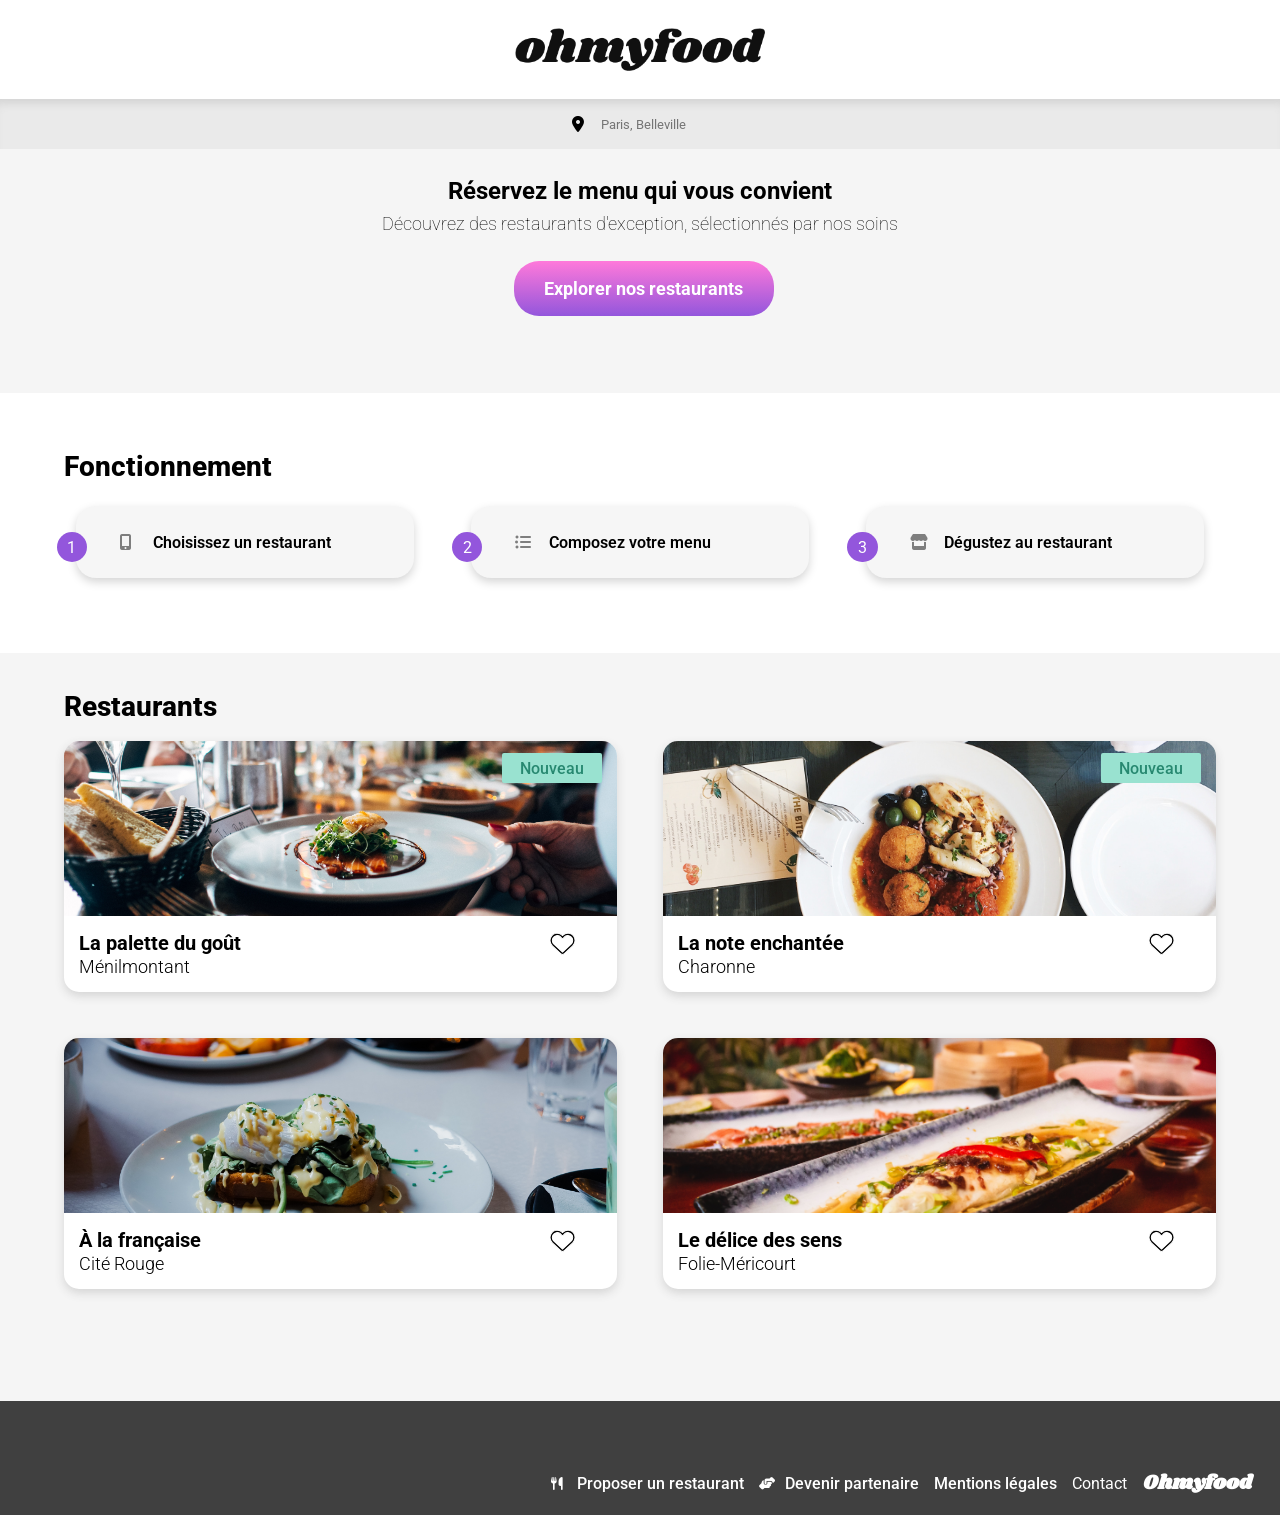
<file: index.html>
<!DOCTYPE html>
<html lang="fr">
<head>
    <meta charset="UTF-8">
    <meta name="viewport" content="width=device-width, initial-scale=1.0">
    <title>Acceuil-Ohmyfood</title>
    <link rel="stylesheet" href="Sass/Style.css">
    <link rel="stylesheet" href="https://cdnjs.cloudflare.com/ajax/libs/font-awesome/6.2.1/css/all.min.css"
        integrity="sha512-MV7K8+y+gLIBoVD59lQIYicR65iaqukzvf/nwasF0nqhPay5w/9lJmVM2hMDcnK1OnMGCdVK+iQrJ7lzPJQd1w=="
        crossorigin="anonymous" referrerpolicy="no-referrer" />
        <link rel="preconnect" href="https://fonts.googleapis.com">
        <link rel="preconnect" href="https://fonts.gstatic.com" crossorigin>
        <link href="https://fonts.googleapis.com/css2?family=Roboto:ital,wght@0,300;0,400;1,300&family=Shrikhand&display=swap" rel="stylesheet">

</head>


<body class="body">

<!--****LOADER****-->    
    <div class="loader-container">
        <div class="loader">            
        </div>
        <div class="loader__border">           
        </div>
        <div class="loader__design">            
        </div>
        <div class="loader__design__shrimp">
            <i class="fa-solid fa-shrimp"></i>                
        </div>
    </div>
    
<!--****HOMEPAGE****-->
    <header class="header">
        <img class="header__logo" src="Images/images/logo/ohmyfood.png" alt="logo">
    </header>
    <main>
        <div class="gps">
            <div class="gps__icon">
                <i class="fa-solid fa-location-dot"></i>
            </div>
                <form class="gps__form" method="get">
                    <input class="gps__ville" type="search" placeholder="Paris, Belleville">
                    </form>
        </div>
        <section class="bouton">
            <h1 class="bouton__titre">Réservez le menu qui vous convient</h1>
            <p>Découvrez des restaurants d'exception, sélectionnés par nos soins</p>
            <button class="bouton__degrade" type="submit"><strong>Explorer nos restaurants</strong></button>
        </section>
        <section class="fonction">
            <h3 class="fonction__titre">Fonctionnement</h3>
            <div class="fonction__boutons">
                <div class="fonction__box">
                    <p class="fonction__box--numero">1</p>
                    <i class="fas fa-mobile-alt fonction__box--icon"></i>
                    <p class="fonction__box--soustitre">Choisissez un restaurant</p>
                </div>

                <div class="fonction__box">
                    <p class="fonction__box--numero">2</p>
                    <i class="fas fa-list-ul fonction__box--icon"></i>
                    <p class="fonction__box--soustitre">Composez votre menu</p>
                </div>

                <div class="fonction__box">
                    <p class="fonction__box--numero">3</p>
                    <i class="fas fa-store fonction__box--icon"></i>
                    <p class="fonction__box--soustitre">Dégustez au restaurant</p>
                </div>
            </div>
        </section>
        <section class="restaurant">
            <h3 class="restaurant__titre">Restaurants</h3>
            <div class="restaurant__bloc">
                <article class="restaurant__card">
                    <a href="./La-palette-du-gout.html">
                        <div class="restaurant__card--image">
                            <img src="Images/images/restaurants/jay-wennington-N_Y88TWmGwA-unsplash.jpg" alt="Palette du gout plat">
                            <div class="restaurant__card--image--nvx">
                                <p>Nouveau</p>
                            </div>
                        </div>
                        <div class="restaurant__card--inf">
                            <div class="restaurant__card--txt">
                                <h4>La palette du goût</h4>
                                <p>Ménilmontant</p>
                            </div>
                        </div>
                    </a>
                    <div class="restaurant__card--coeur">
                        <button type="submit" class="bouton__coeur"><i class="far fa-heart"></i></button>
                    </div>
                </article>

                <article class="restaurant__card">
                    <a href="./La-note-enchantée.html">
                        <div class="restaurant__card--image">
                            <img src="Images/images/restaurants/stil-u2Lp8tXIcjw-unsplash.jpg" alt="La note enchantée plat">
                            <div class="restaurant__card--image--nvx">
                                <p>Nouveau</p>
                            </div>
                        </div>
                        <div class="restaurant__card--inf">
                            <div class="restaurant__card--txt">
                                <h4>La note enchantée</h4>
                                <p>Charonne</p>
                            </div>
                        </div>
                    </a>
                    <div class="restaurant__card--coeur">
                        <button type="submit" class="bouton__coeur"><i class="far fa-heart"></i></button>
                    </div>
                </article>
                
                <article class="restaurant__card">
                    <a href="./À-la-française.html">
                        <div class="restaurant__card--image">
                            <img src="Images/images/restaurants/toa-heftiba-DQKerTsQwi0-unsplash.jpg" alt="A la francaise plat">
                        </div>
                        <div class="restaurant__card--inf">
                            <div class="restaurant__card--txt">
                                <h4>À la française</h4>
                                <p>Cité Rouge</p>
                            </div>
                        </div>
                    </a>
                    <div class="restaurant__card--coeur">
                        <button type="submit" class="bouton__coeur"><i class="far fa-heart"></i></button>
                    </div>
                </article>
                
                <article class="restaurant__card">
                    <a href="./Le-délice-des-sens.html">
                        <div class="restaurant__card--image">
                            <img src="Images/images/restaurants/louis-hansel-shotsoflouis-qNBGVyOCY8Q-unsplash.jpg" alt="Le delice de sens plat">
                        </div>
                        <div class="restaurant__card--inf">
                            <div class="restaurant__card--txt">
                                <h4>Le délice des sens</h4>
                                <p>Folie-Méricourt</p>
                            </div>
                        </div>
                    </a>
                    <div class="restaurant__card--coeur">
                        <button type="submit" class="bouton__coeur"><i class="far fa-heart"></i></button>
                    </div>
                </article>
                
            </div>
        </section>
    </main> 
    <footer class="footer">
            <h1 class="footer__logo">Ohmyfood</h1>
                <div class="footer__bloc">
                    <a href="#" class="footer__lien">
                        <i class="fas fa-utensils footer__lien--icon"></i>
                        <p>Proposer un restaurant</p>
                    </a>
                    <a href="#" class="footer__lien">
                        <i class="fas fa-hands-helping footer__lien--icon"></i>
                        <p>Devenir partenaire</p>
                    </a>
                    <a href="#" class="footer__lien">
                        <p>Mentions légales</p>
                    </a>
                    <a href="mailto:nom-nom@yummy.com">
                        <p>Contact</p>
                    </a>
                </div>
    </footer>
</body>
</html>
</file>
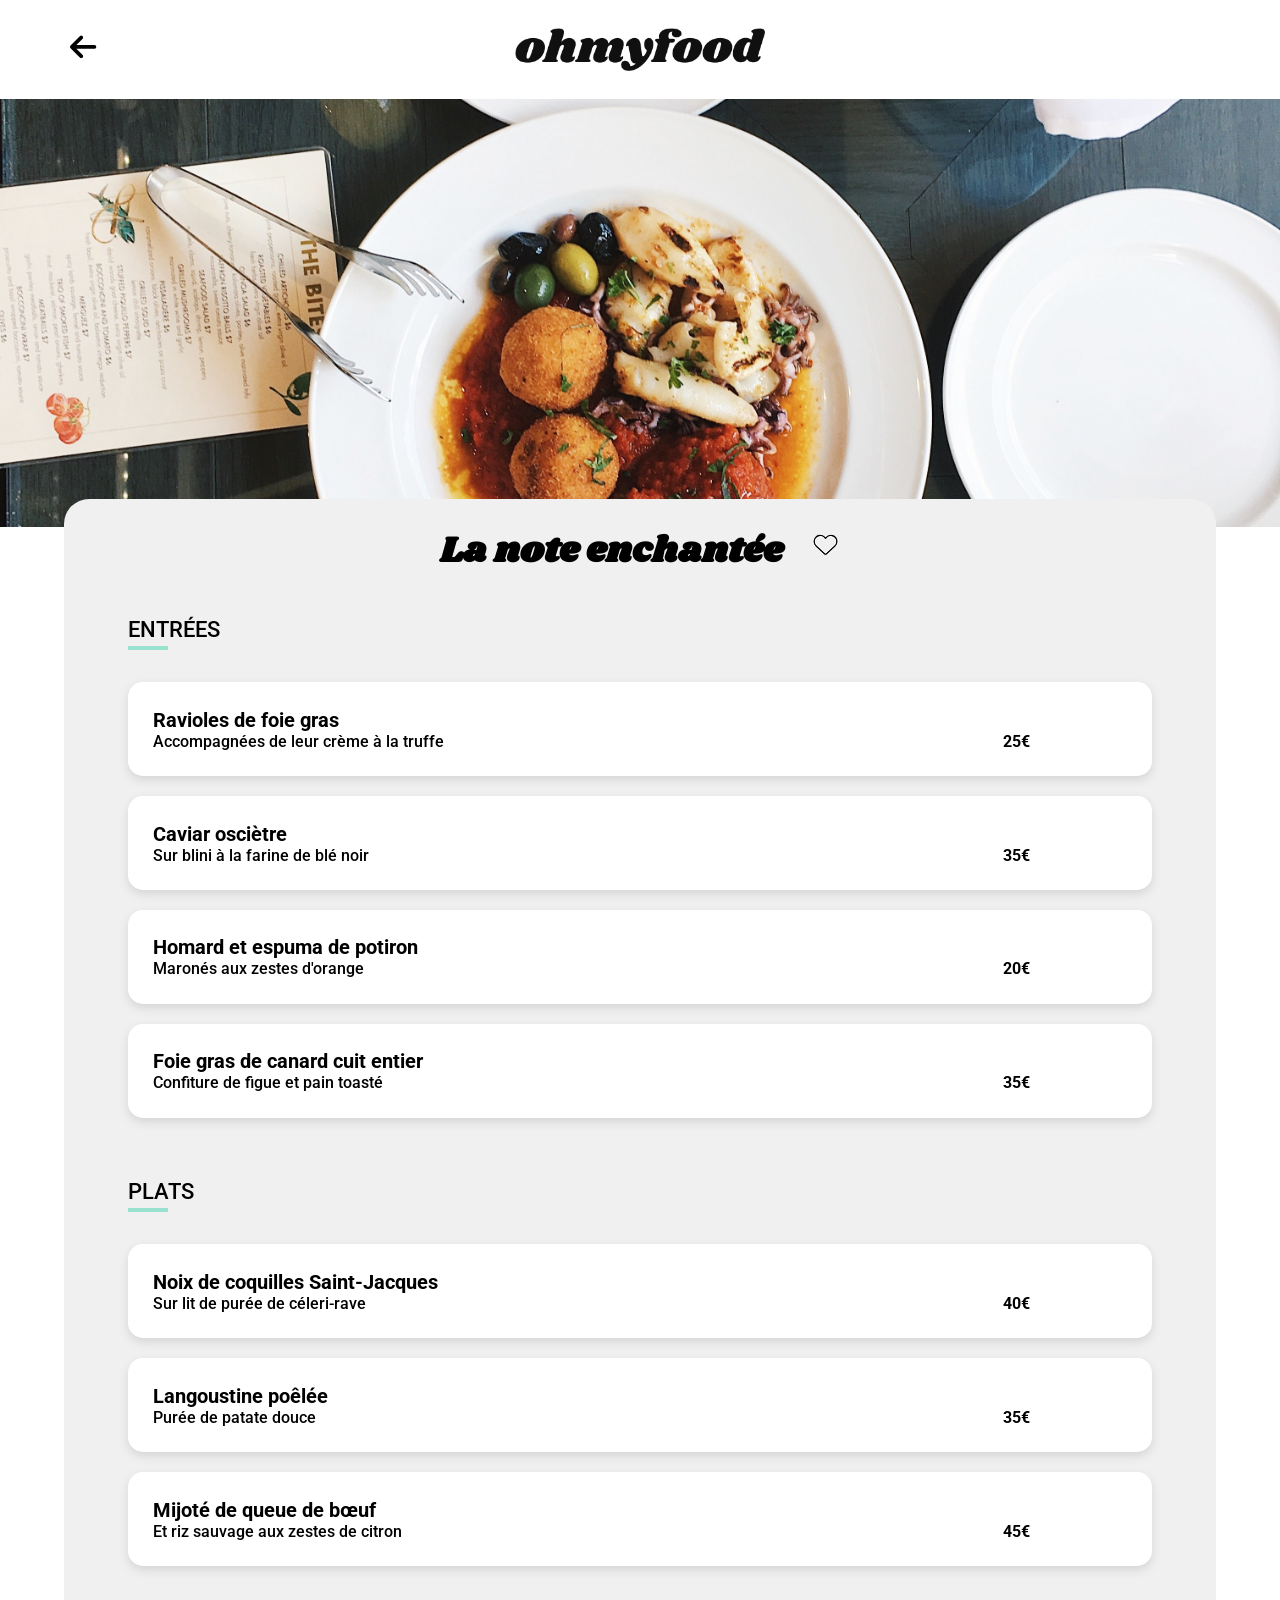
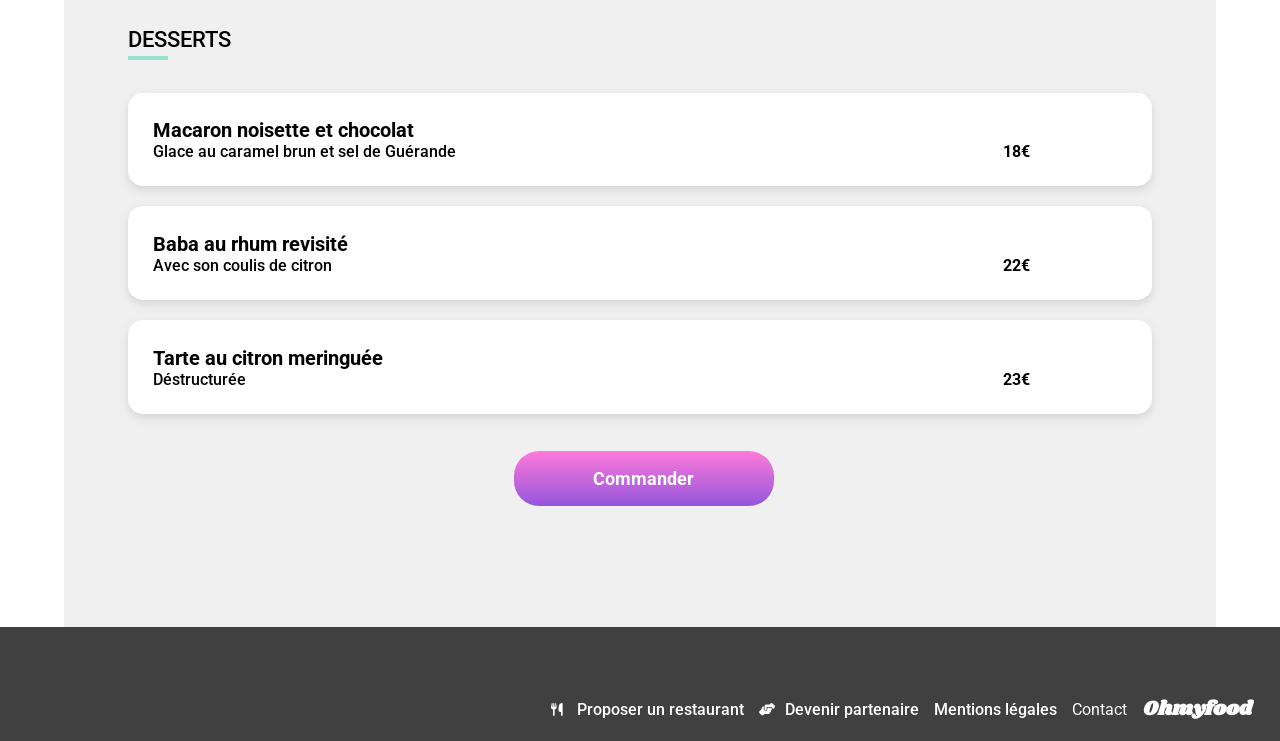
<file: La-note-enchantée.html>
<!DOCTYPE html>
<html lang="fr">
<head>
    <meta charset="UTF-8">
    <meta name="viewport" content="width=device-width, initial-scale=1.0">
    <title>La note enchantée</title>
    <link rel="stylesheet" href="Sass/Style.css">
    <link rel="stylesheet" href="https://cdnjs.cloudflare.com/ajax/libs/font-awesome/6.2.1/css/all.min.css"
        integrity="sha512-MV7K8+y+gLIBoVD59lQIYicR65iaqukzvf/nwasF0nqhPay5w/9lJmVM2hMDcnK1OnMGCdVK+iQrJ7lzPJQd1w=="
        crossorigin="anonymous" referrerpolicy="no-referrer" />
        <link rel="preconnect" href="https://fonts.googleapis.com">
        <link rel="preconnect" href="https://fonts.gstatic.com" crossorigin>
        <link href="https://fonts.googleapis.com/css2?family=Roboto:ital,wght@0,300;0,400;1,300&family=Shrikhand&display=swap" rel="stylesheet">
</head>
    
<body class="body">
    <header class="header">
        <a href="./index.html">
        <i class="fa-solid fa-arrow-left header__fleche"></i>    
        </a>
        
        <img class="header__logo" src="Images/images/logo/ohmyfood.png" alt="logo">
    </header>
<main>
    <section class="menu">
        <div class="menu__img">
            <img src="./Images/images/restaurants/stil-u2Lp8tXIcjw-unsplash.jpg" alt="photo la palette">
            </div>
            <div class="menu__page">
            <div class="menu__page__titre">
                <h2>La note enchantée</h2>
                <button type="submit" class="bouton__coeur"><i class="far fa-heart"></i></button>
            </div>
            <div class="menu__conteneur">
                <div class="menu__liste">
                    <h3 class="menu__titre__plat menu__titre__plat--deco">Entrées</h3>
                    <div class="menu__card">
                        <div class="menu__card__inf">
                            <div class="menu__card__desc">
                                <h4>Ravioles de foie gras</h4>
                                <p>Accompagnées de leur crème à la truffe</p>
                            </div>
                            <div class="menu__card__prix">
                                <p>25€</p>
                            </div>
                        </div>
                        <div class="menu__card__check">                            
                        </div>
                    </div>
                    <div class="menu__card">
                        <div class="menu__card__inf">
                            <div class="menu__card__desc">
                                <h4>Caviar osciètre</h4>
                                <p>Sur blini à la farine de blé noir</p>
                            </div>
                            <div class="menu__card__prix">
                                <p>35€</p>
                            </div>
                        </div> 
                        <div class="menu__card__check">                            
                        </div>                     
                    </div>
                    <div class="menu__card">
                        <div class="menu__card__inf">
                            <div class="menu__card__desc">
                                <h4>Homard et espuma de potiron</h4>
                                <p>Maronés aux zestes d'orange</p>
                            </div>
                            <div class="menu__card__prix">
                                <p>20€</p>
                            </div>
                        </div>
                        <div class="menu__card__check">                            
                        </div>                      
                    </div>
                    <div class="menu__card">
                        <div class="menu__card__inf">
                            <div class="menu__card__desc">
                                <h4>Foie gras de canard cuit entier</h4>
                                <p>Confiture de figue et pain toasté</p>
                            </div>
                            <div class="menu__card__prix">
                                <p>35€</p>
                            </div>
                        </div>
                        <div class="menu__card__check">                            
                        </div>                      
                    </div>
                </div>
                <div class="menu__liste">
                    <h3 class="menu__titre__plat">Plats</h3>
                    <div class="menu__card">
                        <div class="menu__card__inf">
                            <div class="menu__card__desc">
                                <h4>Noix de coquilles Saint-Jacques</h4>
                                <p>Sur lit de purée de céleri-rave</p>
                            </div>
                            <div class="menu__card__prix">
                                <p>40€</p>
                            </div>
                        </div> 
                        <div class="menu__card__check">                            
                        </div>                    
                    </div>
                    <div class="menu__card">
                        <div class="menu__card__inf">
                            <div class="menu__card__desc">
                                <h4>Langoustine poêlée</h4>
                                <p>Purée de patate douce</p>
                            </div>
                            <div class="menu__card__prix">
                                <p>35€</p>
                            </div>
                        </div>   
                        <div class="menu__card__check">                            
                        </div>                
                    </div>
                    <div class="menu__card">
                        <div class="menu__card__inf">
                            <div class="menu__card__desc">
                                <h4>Mijoté de queue de bœuf</h4>
                                <p>Et riz sauvage aux zestes de citron</p>
                            </div>
                            <div class="menu__card__prix">
                                <p>45€</p>
                            </div>
                        </div> 
                        <div class="menu__card__check">                            
                        </div>                    
                    </div>
                </div>
                <div class="menu__liste">
                    <h3 class="menu__titre__plat">Desserts</h3>
                    <div class="menu__card">
                        <div class="menu__card__inf">
                            <div class="menu__card__desc">
                                <h4>Macaron noisette et chocolat</h4>
                                <p>Glace au caramel brun et sel de Guérande</p>
                            </div>
                            <div class="menu__card__prix">
                                <p>18€</p>
                            </div>
                        </div>  
                        <div class="menu__card__check">                            
                        </div>                     
                    </div>
                    <div class="menu__card">
                        <div class="menu__card__inf">
                            <div class="menu__card__desc">
                                <h4>Baba au rhum revisité</h4>
                                <p>Avec son coulis de citron</p>
                            </div>
                            <div class="menu__card__prix">
                                <p>22€</p>
                            </div>
                        </div> 
                        <div class="menu__card__check">                            
                        </div>                   
                    </div>
                    <div class="menu__card">
                        <div class="menu__card__inf">
                            <div class="menu__card__desc">
                                <h4>Tarte au citron meringuée</h4>
                                <p>Déstructurée</p>
                            </div>
                            <div class="menu__card__prix">
                                <p>23€</p>
                            </div>
                        </div>
                        <div class="menu__card__check">                            
                        </div>                                      
                    </div>
                </div>
            </div>
            <div class="menu__commander">
                <button type="submit" class="bouton__degrade"><strong>Commander</strong></button>
            </div>
        </div>
    </section>
</main>
    <footer class="footer">
        <h1 class="footer__logo">Ohmyfood</h1>
        <div class="footer__bloc">
            <a href="#" class="footer__lien">
                <i class="fas fa-utensils footer__lien--icon"></i>
                <p>Proposer un restaurant</p>
            </a>
            <a href="#" class="footer__lien">
                <i class="fas fa-hands-helping footer__lien--icon"></i>
                <p>Devenir partenaire</p>
            </a>
            <a href="#" class="footer__lien">
                <p>Mentions légales</p>
            </a>
            <a href="mailto:nom-nom@yummy.com">
                <p>Contact</p>
            </a>
        </div>
    </footer>              
</body>
</html>
</file>
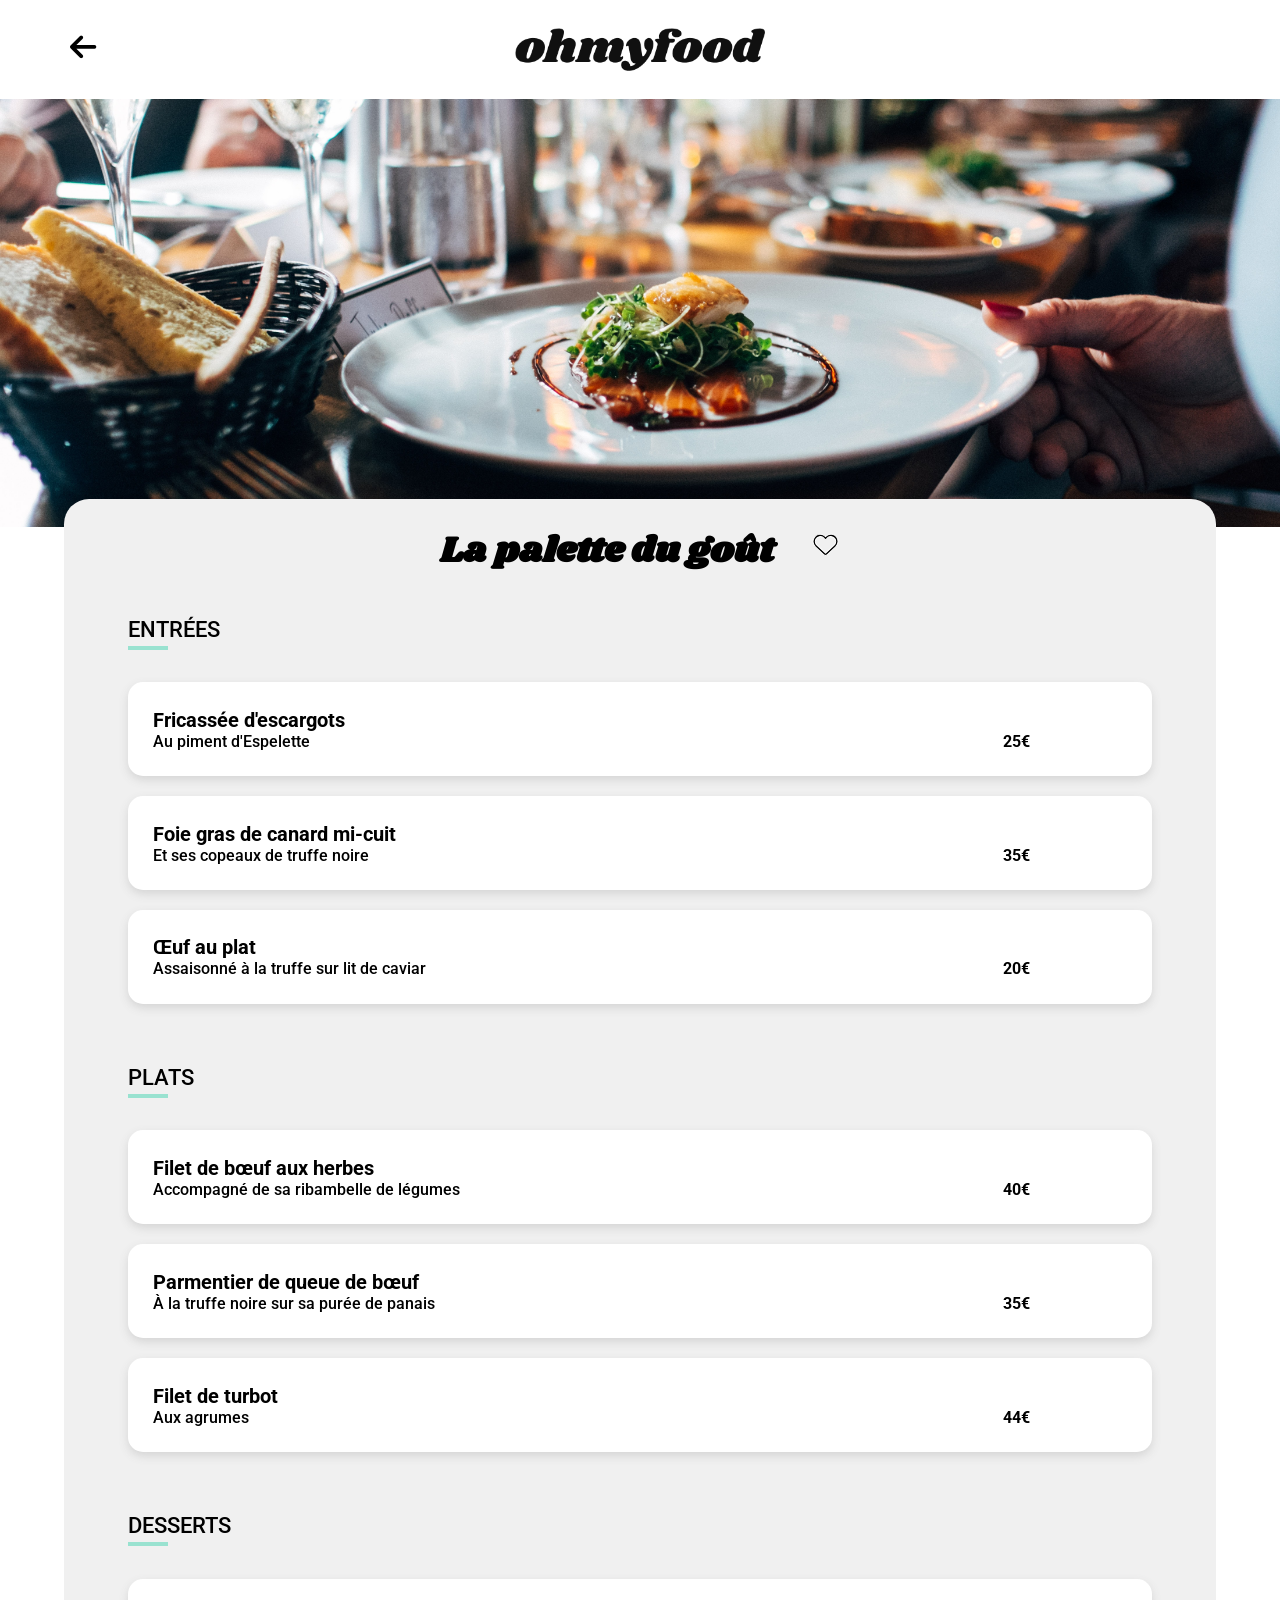
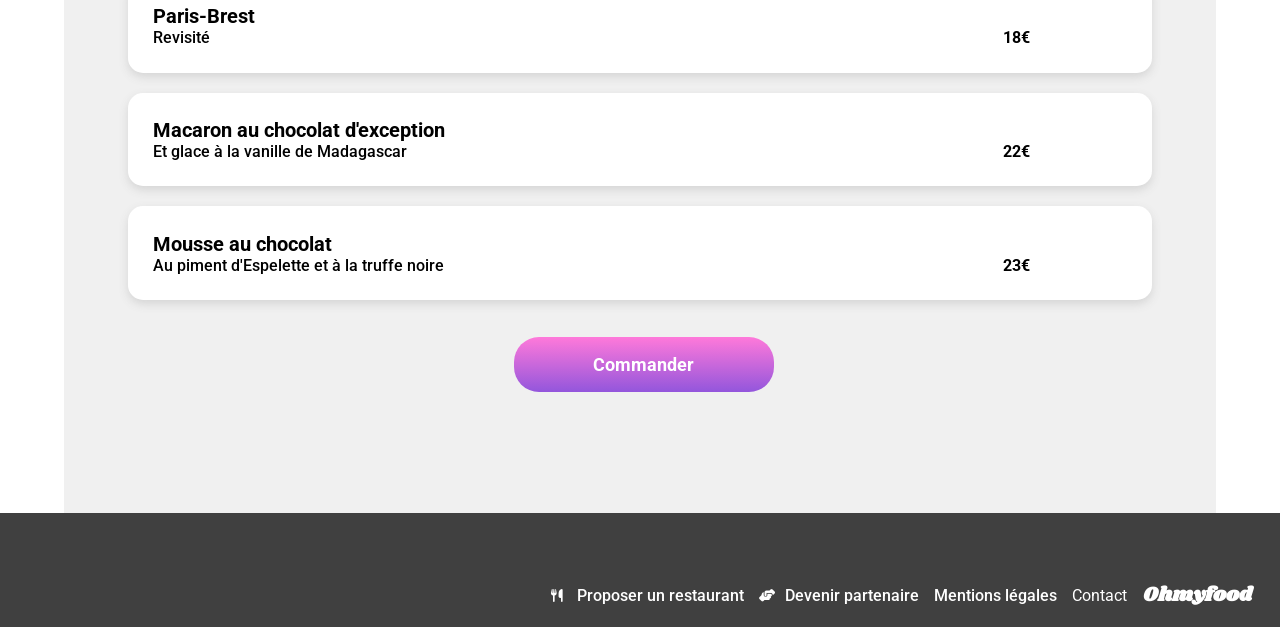
<file: La-palette-du-gout.html>
<!DOCTYPE html>
<html lang="fr">
<head>
    <meta charset="UTF-8">
    <meta name="viewport" content="width=device-width, initial-scale=1.0">
    <title>La palette du gout</title>
    <link rel="stylesheet" href="Sass/Style.css">
    <link rel="stylesheet" href="https://cdnjs.cloudflare.com/ajax/libs/font-awesome/6.2.1/css/all.min.css"
        integrity="sha512-MV7K8+y+gLIBoVD59lQIYicR65iaqukzvf/nwasF0nqhPay5w/9lJmVM2hMDcnK1OnMGCdVK+iQrJ7lzPJQd1w=="
        crossorigin="anonymous" referrerpolicy="no-referrer" />
        <link rel="preconnect" href="https://fonts.googleapis.com">
        <link rel="preconnect" href="https://fonts.gstatic.com" crossorigin>
        <link href="https://fonts.googleapis.com/css2?family=Roboto:ital,wght@0,300;0,400;1,300&family=Shrikhand&display=swap" rel="stylesheet">
</head>
    
<body class="body">
    <header class="header">
        <a href="./index.html">
        <i class="fa-solid fa-arrow-left header__fleche"></i>    
        </a>
        
        <img class="header__logo" src="Images/images/logo/ohmyfood.png" alt="logo">
    </header>
<main>
    <section class="menu">
        <div class="menu__img">
            <img src="Images/images/restaurants/jay-wennington-N_Y88TWmGwA-unsplash.jpg" alt="photo la palette">
            </div>
            <div class="menu__page">
            <div class="menu__page__titre">
                <h2>La palette du goût</h2>
                <button type="submit" class="bouton__coeur"><i class="far fa-heart"></i></button>
            </div>
            <div class="menu__conteneur">
                <div class="menu__liste">
                    <h3 class="menu__titre__plat menu__titre__plat--deco">Entrées</h3>
                    <div class="menu__card">
                        <div class="menu__card__inf">
                            <div class="menu__card__desc">
                                <h4>Fricassée d'escargots</h4>
                                <p>Au piment d'Espelette</p>
                            </div>
                            <div class="menu__card__prix">
                                <p>25€</p>
                            </div>
                        </div>
                        <div class="menu__card__check">                            
                        </div>
                    </div>
                    <div class="menu__card">
                        <div class="menu__card__inf">
                            <div class="menu__card__desc">
                                <h4>Foie gras de canard mi-cuit</h4>
                                <p>Et ses copeaux de truffe noire</p>
                            </div>
                            <div class="menu__card__prix">
                                <p>35€</p>
                            </div>
                        </div> 
                        <div class="menu__card__check">                            
                        </div>                     
                    </div>
                    <div class="menu__card">
                        <div class="menu__card__inf">
                            <div class="menu__card__desc">
                                <h4>Œuf au plat</h4>
                                <p>Assaisonné à la truffe sur lit de caviar</p>
                            </div>
                            <div class="menu__card__prix">
                                <p>20€</p>
                            </div>
                        </div>
                        <div class="menu__card__check">                            
                        </div>                      
                    </div>
                </div>
                <div class="menu__liste">
                    <h3 class="menu__titre__plat">Plats</h3>
                    <div class="menu__card">
                        <div class="menu__card__inf">
                            <div class="menu__card__desc">
                                <h4>Filet de bœuf aux herbes</h4>
                                <p>Accompagné de sa ribambelle de légumes</p>
                            </div>
                            <div class="menu__card__prix">
                                <p>40€</p>
                            </div>
                        </div> 
                        <div class="menu__card__check">                            
                        </div>                    
                    </div>
                    <div class="menu__card">
                        <div class="menu__card__inf">
                            <div class="menu__card__desc">
                                <h4>Parmentier de queue de bœuf</h4>
                                <p>À la truffe noire sur sa purée de panais</p>
                            </div>
                            <div class="menu__card__prix">
                                <p>35€</p>
                            </div>
                        </div>   
                        <div class="menu__card__check">                            
                        </div>                
                    </div>
                    <div class="menu__card">
                        <div class="menu__card__inf">
                            <div class="menu__card__desc">
                                <h4>Filet de turbot</h4>
                                <p>Aux agrumes</p>
                            </div>
                            <div class="menu__card__prix">
                                <p>44€</p>
                            </div>
                        </div> 
                        <div class="menu__card__check">                            
                        </div>                    
                    </div>
                </div>
                <div class="menu__liste">
                    <h3 class="menu__titre__plat">Desserts</h3>
                    <div class="menu__card">
                        <div class="menu__card__inf">
                            <div class="menu__card__desc">
                                <h4>Paris-Brest</h4>
                                <p>Revisité</p>
                            </div>
                            <div class="menu__card__prix">
                                <p>18€</p>
                            </div>
                        </div>  
                        <div class="menu__card__check">                            
                        </div>                     
                    </div>
                    <div class="menu__card">
                        <div class="menu__card__inf">
                            <div class="menu__card__desc">
                                <h4>Macaron au chocolat d'exception </h4>
                                <p>Et glace à la vanille de Madagascar</p>
                            </div>
                            <div class="menu__card__prix">
                                <p>22€</p>
                            </div>
                        </div> 
                        <div class="menu__card__check">                            
                        </div>                   
                    </div>
                    <div class="menu__card">
                        <div class="menu__card__inf">
                            <div class="menu__card__desc">
                                <h4>Mousse au chocolat</h4>
                                <p>Au piment d'Espelette et à la truffe noire</p>
                            </div>
                            <div class="menu__card__prix">
                                <p>23€</p>
                            </div>
                        </div>
                        <div class="menu__card__check">                            
                        </div>                                      
                    </div>
                </div>
            </div>
            <div class="menu__commander">
                <button type="submit" class="bouton__degrade"><strong>Commander</strong></button>
            </div>
        </div>
    </section>
</main>
    <footer class="footer">
        <h1 class="footer__logo">Ohmyfood</h1>
        <div class="footer__bloc">
            <a href="#" class="footer__lien">
                <i class="fas fa-utensils footer__lien--icon"></i>
                <p>Proposer un restaurant</p>
            </a>
            <a href="#" class="footer__lien">
                <i class="fas fa-hands-helping footer__lien--icon"></i>
                <p>Devenir partenaire</p>
            </a>
            <a href="#" class="footer__lien">
                <p>Mentions légales</p>
            </a>
            <a href="mailto:nom-nom@yummy.com">
                <p>Contact</p>
            </a>
        </div>
    </footer>              
</body>
</html>
</file>
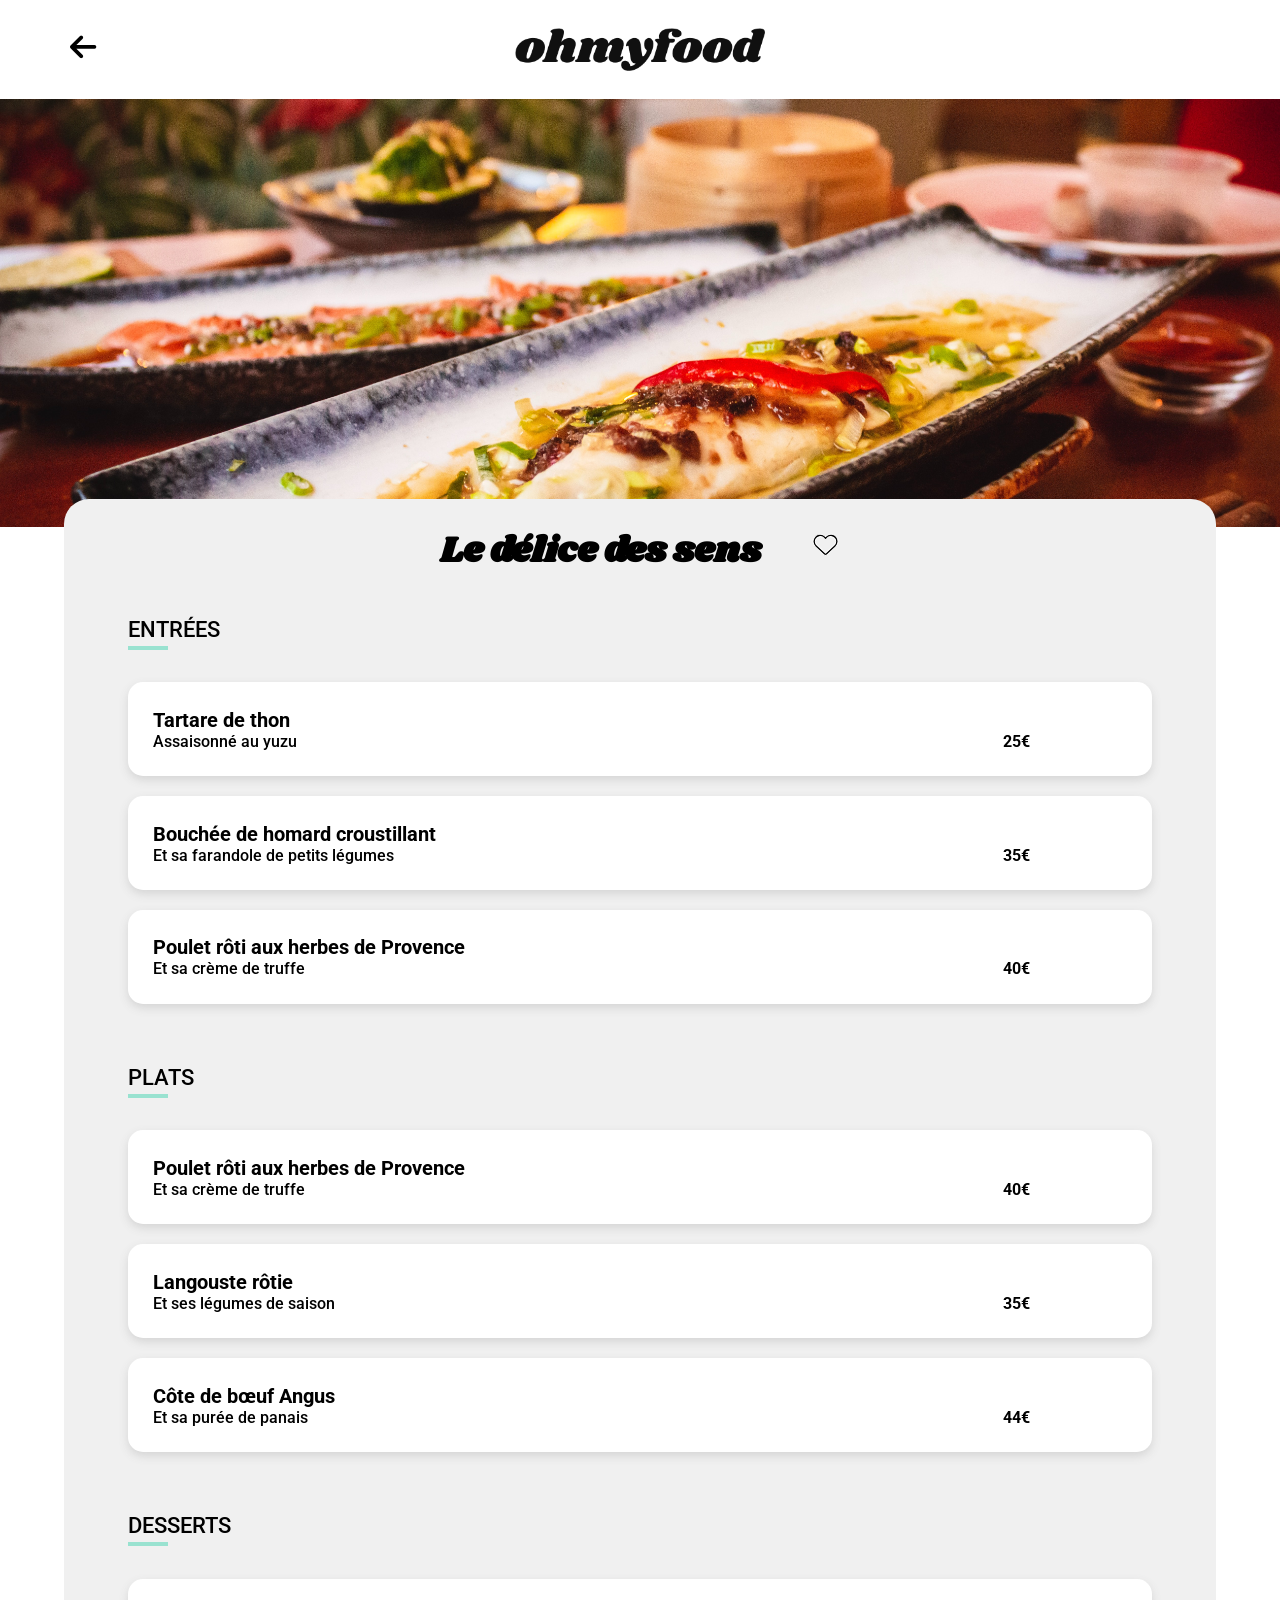
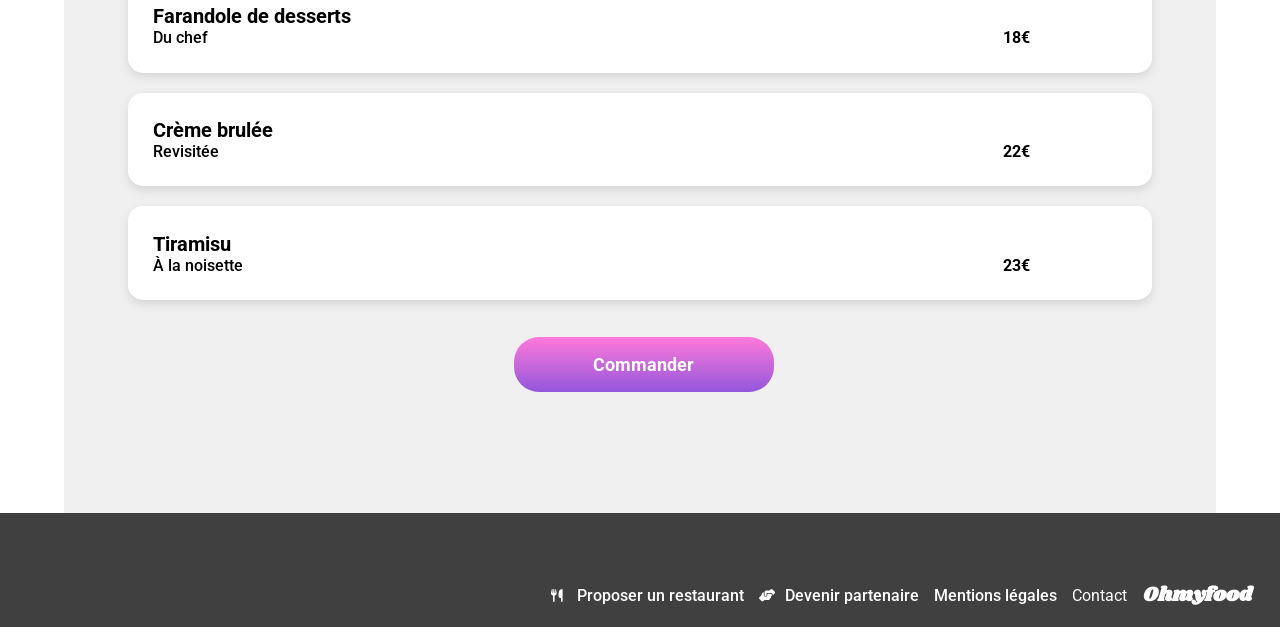
<file: Le-délice-des-sens.html>
<!DOCTYPE html>
<html lang="fr">
<head>
    <meta charset="UTF-8">
    <meta name="viewport" content="width=device-width, initial-scale=1.0">
    <title>Le délice des sens</title>
    <link rel="stylesheet" href="Sass/Style.css">
    <link rel="stylesheet" href="https://cdnjs.cloudflare.com/ajax/libs/font-awesome/6.2.1/css/all.min.css"
        integrity="sha512-MV7K8+y+gLIBoVD59lQIYicR65iaqukzvf/nwasF0nqhPay5w/9lJmVM2hMDcnK1OnMGCdVK+iQrJ7lzPJQd1w=="
        crossorigin="anonymous" referrerpolicy="no-referrer" />
        <link rel="preconnect" href="https://fonts.googleapis.com">
        <link rel="preconnect" href="https://fonts.gstatic.com" crossorigin>
        <link href="https://fonts.googleapis.com/css2?family=Roboto:ital,wght@0,300;0,400;1,300&family=Shrikhand&display=swap" rel="stylesheet">
</head>
    
<body class="body">
    <header class="header">
        <a href="./index.html">
        <i class="fa-solid fa-arrow-left header__fleche"></i>    
        </a>
        
        <img class="header__logo" src="Images/images/logo/ohmyfood.png" alt="logo">
    </header>
<main>
    <section class="menu">
        <div class="menu__img">
            <img src="./Images/images/restaurants/louis-hansel-shotsoflouis-qNBGVyOCY8Q-unsplash.jpg" alt="photo la palette">
            </div>
            <div class="menu__page">
            <div class="menu__page__titre">
                <h2>Le délice des sens</h2>
                <button type="submit" class="bouton__coeur"><i class="far fa-heart"></i></button>
            </div>
            <div class="menu__conteneur">
                <div class="menu__liste">
                    <h3 class="menu__titre__plat menu__titre__plat--deco">Entrées</h3>
                    <div class="menu__card">
                        <div class="menu__card__inf">
                            <div class="menu__card__desc">
                                <h4>Tartare de thon</h4>
                                <p>Assaisonné au yuzu</p>
                            </div>
                            <div class="menu__card__prix">
                                <p>25€</p>
                            </div>
                        </div>
                        <div class="menu__card__check">                            
                        </div>
                    </div>
                    <div class="menu__card">
                        <div class="menu__card__inf">
                            <div class="menu__card__desc">
                                <h4>Bouchée de homard croustillant</h4>
                                <p>Et sa farandole de petits légumes</p>
                            </div>
                            <div class="menu__card__prix">
                                <p>35€</p>
                            </div>
                        </div> 
                        <div class="menu__card__check">                            
                        </div>                     
                    </div>
                    <div class="menu__card">
                        <div class="menu__card__inf">
                            <div class="menu__card__desc">
                                <h4>Poulet rôti aux herbes de Provence</h4>
                                <p>Et sa crème de truffe</p>
                            </div>
                            <div class="menu__card__prix">
                                <p>40€</p>
                            </div>
                        </div>
                        <div class="menu__card__check">                            
                        </div>                      
                    </div>
                </div>
                <div class="menu__liste">
                    <h3 class="menu__titre__plat">Plats</h3>
                    <div class="menu__card">
                        <div class="menu__card__inf">
                            <div class="menu__card__desc">
                                <h4>Poulet rôti aux herbes de Provence</h4>
                                <p>Et sa crème de truffe</p>
                            </div>
                            <div class="menu__card__prix">
                                <p>40€</p>
                            </div>
                        </div> 
                        <div class="menu__card__check">                            
                        </div>                    
                    </div>
                    <div class="menu__card">
                        <div class="menu__card__inf">
                            <div class="menu__card__desc">
                                <h4>Langouste rôtie</h4>
                                <p>Et ses légumes de saison</p>
                            </div>
                            <div class="menu__card__prix">
                                <p>35€</p>
                            </div>
                        </div>   
                        <div class="menu__card__check">                            
                        </div>                
                    </div>
                    <div class="menu__card">
                        <div class="menu__card__inf">
                            <div class="menu__card__desc">
                                <h4>Côte de bœuf Angus</h4>
                                <p>Et sa purée de panais</p>
                            </div>
                            <div class="menu__card__prix">
                                <p>44€</p>
                            </div>
                        </div> 
                        <div class="menu__card__check">                            
                        </div>                    
                    </div>
                </div>
                <div class="menu__liste">
                    <h3 class="menu__titre__plat">Desserts</h3>
                    <div class="menu__card">
                        <div class="menu__card__inf">
                            <div class="menu__card__desc">
                                <h4>Farandole de desserts</h4>
                                <p>Du chef</p>
                            </div>
                            <div class="menu__card__prix">
                                <p>18€</p>
                            </div>
                        </div>  
                        <div class="menu__card__check">                            
                        </div>                     
                    </div>
                    <div class="menu__card">
                        <div class="menu__card__inf">
                            <div class="menu__card__desc">
                                <h4>Crème brulée</h4>
                                <p>Revisitée</p>
                            </div>
                            <div class="menu__card__prix">
                                <p>22€</p>
                            </div>
                        </div> 
                        <div class="menu__card__check">                            
                        </div>                   
                    </div>
                    <div class="menu__card">
                        <div class="menu__card__inf">
                            <div class="menu__card__desc">
                                <h4>Tiramisu</h4>
                                <p>À la noisette</p>
                            </div>
                            <div class="menu__card__prix">
                                <p>23€</p>
                            </div>
                        </div>
                        <div class="menu__card__check">                            
                        </div>                                      
                    </div>
                </div>
            </div>
            <div class="menu__commander">
                <button type="submit" class="bouton__degrade"><strong>Commander</strong></button>
            </div>
        </div>
    </section>
</main>
    <footer class="footer">
        <h1 class="footer__logo">Ohmyfood</h1>
        <div class="footer__bloc">
            <a href="#" class="footer__lien">
                <i class="fas fa-utensils footer__lien--icon"></i>
                <p>Proposer un restaurant</p>
            </a>
            <a href="#" class="footer__lien">
                <i class="fas fa-hands-helping footer__lien--icon"></i>
                <p>Devenir partenaire</p>
            </a>
            <a href="#" class="footer__lien">
                <p>Mentions légales</p>
            </a>
            <a href="mailto:nom-nom@yummy.com">
                <p>Contact</p>
            </a>
        </div>
    </footer>              
</body>
</html>
</file>
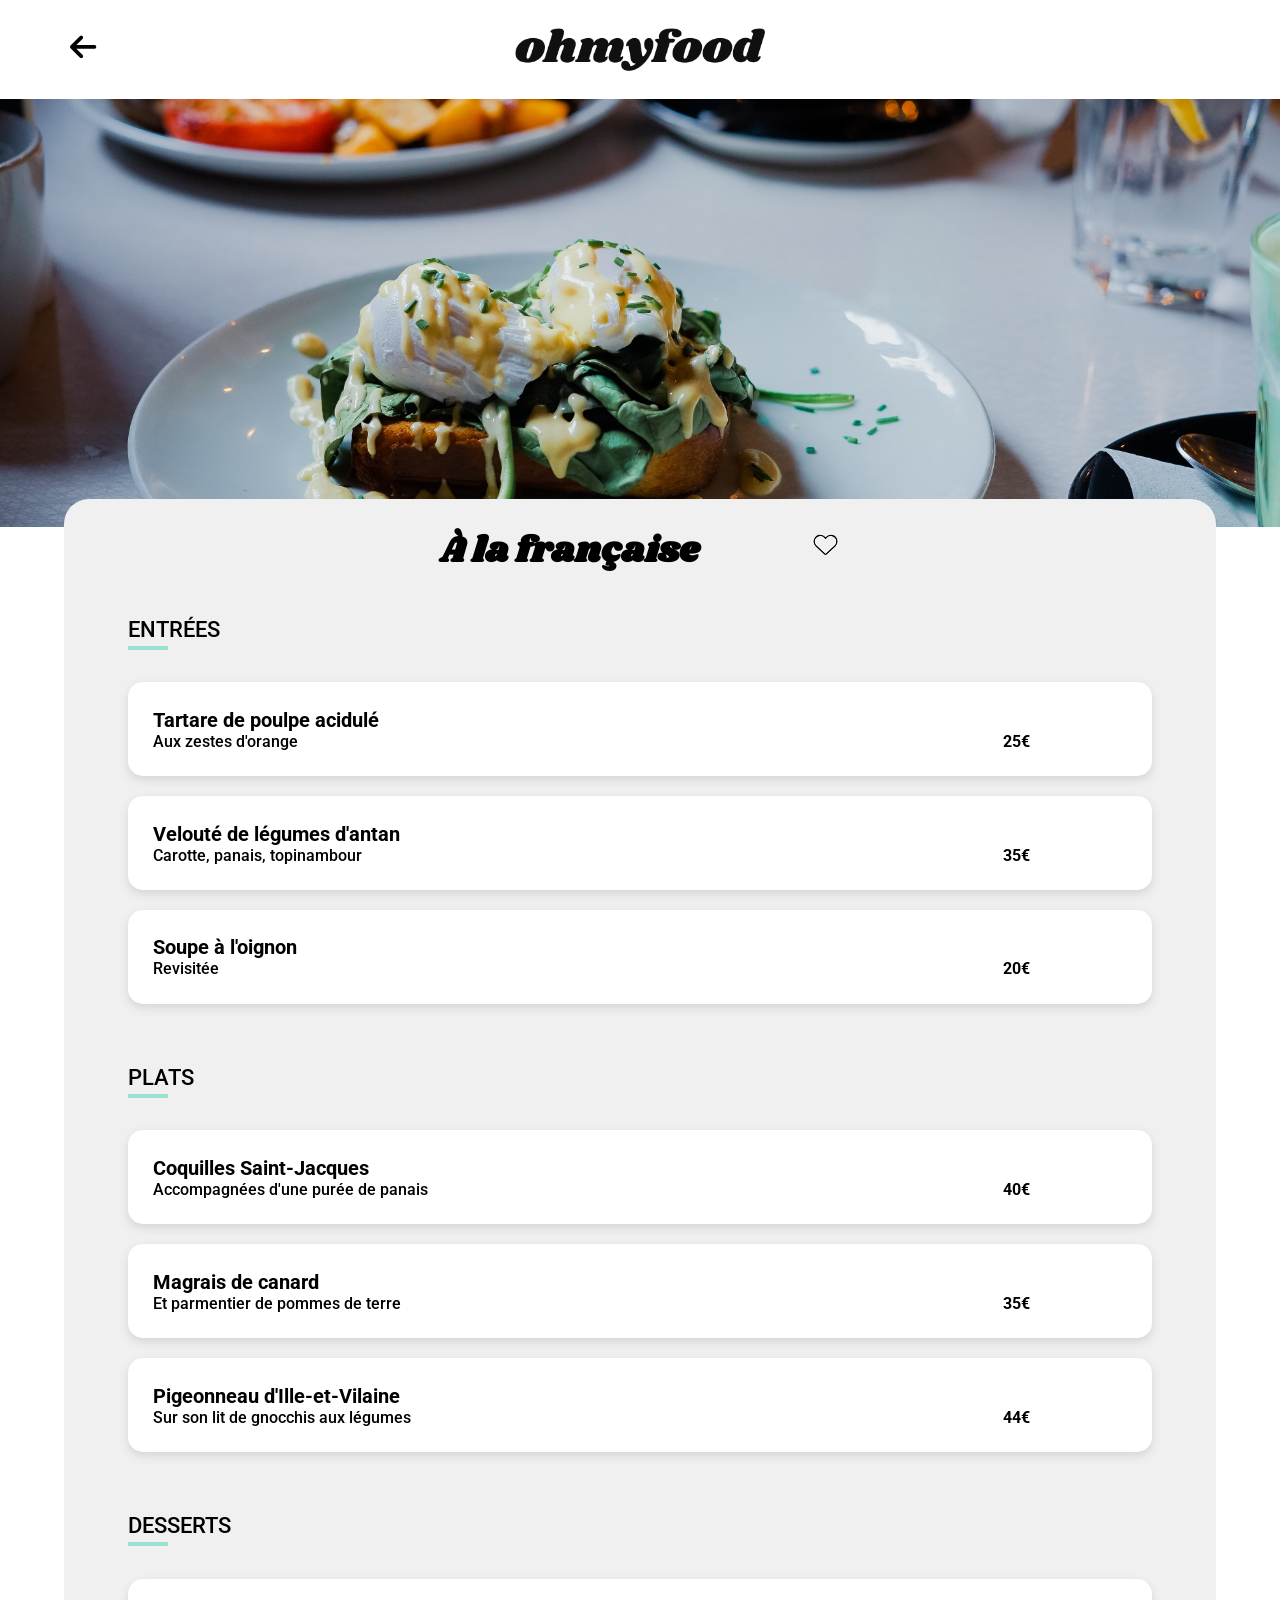
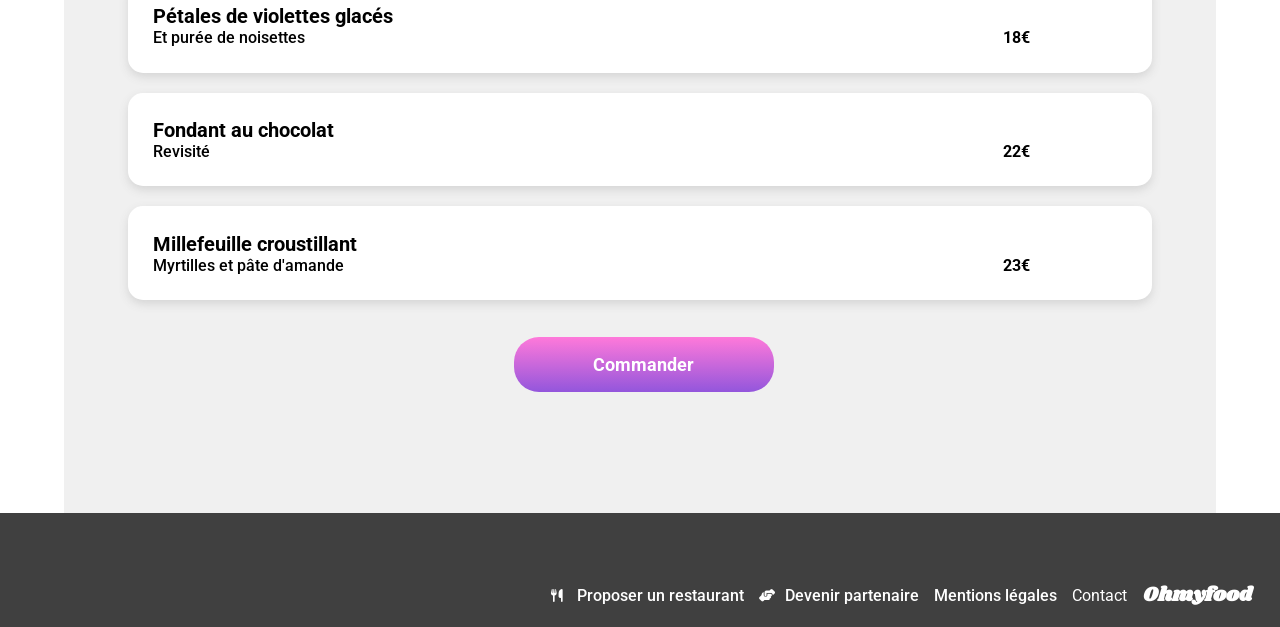
<file: À-la-française.html>
<!DOCTYPE html>
<html lang="fr">
<head>
    <meta charset="UTF-8">
    <meta name="viewport" content="width=device-width, initial-scale=1.0">
    <title>À la française</title>
    <link rel="stylesheet" href="Sass/Style.css">
    <link rel="stylesheet" href="https://cdnjs.cloudflare.com/ajax/libs/font-awesome/6.2.1/css/all.min.css"
        integrity="sha512-MV7K8+y+gLIBoVD59lQIYicR65iaqukzvf/nwasF0nqhPay5w/9lJmVM2hMDcnK1OnMGCdVK+iQrJ7lzPJQd1w=="
        crossorigin="anonymous" referrerpolicy="no-referrer" />
        <link rel="preconnect" href="https://fonts.googleapis.com">
        <link rel="preconnect" href="https://fonts.gstatic.com" crossorigin>
        <link href="https://fonts.googleapis.com/css2?family=Roboto:ital,wght@0,300;0,400;1,300&family=Shrikhand&display=swap" rel="stylesheet">
</head>
    
<body class="body">
    <header class="header">
        <a href="./index.html">
        <i class="fa-solid fa-arrow-left header__fleche"></i>    
        </a>
        
        <img class="header__logo" src="Images/images/logo/ohmyfood.png" alt="logo">
    </header>
<main>
    <section class="menu">
        <div class="menu__img">
            <img src="./Images/images/restaurants/toa-heftiba-DQKerTsQwi0-unsplash.jpg" alt="photo la palette">
            </div>
            <div class="menu__page">
            <div class="menu__page__titre">
                <h2>À la française</h2>
                <button type="submit" class="bouton__coeur"><i class="far fa-heart"></i></button>
            </div>
            <div class="menu__conteneur">
                <div class="menu__liste">
                    <h3 class="menu__titre__plat menu__titre__plat--deco">Entrées</h3>
                    <div class="menu__card">
                        <div class="menu__card__inf">
                            <div class="menu__card__desc">
                                <h4>Tartare de poulpe acidulé</h4>
                                <p>Aux zestes d'orange</p>
                            </div>
                            <div class="menu__card__prix">
                                <p>25€</p>
                            </div>
                        </div>
                        <div class="menu__card__check">                            
                        </div>
                    </div>
                    <div class="menu__card">
                        <div class="menu__card__inf">
                            <div class="menu__card__desc">
                                <h4>Velouté de légumes d'antan</h4>
                                <p>Carotte, panais, topinambour</p>
                            </div>
                            <div class="menu__card__prix">
                                <p>35€</p>
                            </div>
                        </div> 
                        <div class="menu__card__check">                            
                        </div>                     
                    </div>
                    <div class="menu__card">
                        <div class="menu__card__inf">
                            <div class="menu__card__desc">
                                <h4>Soupe à l'oignon</h4>
                                <p>Revisitée</p>
                            </div>
                            <div class="menu__card__prix">
                                <p>20€</p>
                            </div>
                        </div>
                        <div class="menu__card__check">                            
                        </div>                      
                    </div>
                </div>
                <div class="menu__liste">
                    <h3 class="menu__titre__plat">Plats</h3>
                    <div class="menu__card">
                        <div class="menu__card__inf">
                            <div class="menu__card__desc">
                                <h4>Coquilles Saint-Jacques</h4>
                                <p>Accompagnées d'une purée de panais</p>
                            </div>
                            <div class="menu__card__prix">
                                <p>40€</p>
                            </div>
                        </div> 
                        <div class="menu__card__check">                            
                        </div>                    
                    </div>
                    <div class="menu__card">
                        <div class="menu__card__inf">
                            <div class="menu__card__desc">
                                <h4>Magrais de canard</h4>
                                <p>Et parmentier de pommes de terre</p>
                            </div>
                            <div class="menu__card__prix">
                                <p>35€</p>
                            </div>
                        </div>   
                        <div class="menu__card__check">                            
                        </div>                
                    </div>
                    <div class="menu__card">
                        <div class="menu__card__inf">
                            <div class="menu__card__desc">
                                <h4>Pigeonneau d'Ille-et-Vilaine</h4>
                                <p>Sur son lit de gnocchis aux légumes</p>
                            </div>
                            <div class="menu__card__prix">
                                <p>44€</p>
                            </div>
                        </div> 
                        <div class="menu__card__check">                            
                        </div>                    
                    </div>
                </div>
                <div class="menu__liste">
                    <h3 class="menu__titre__plat">Desserts</h3>
                    <div class="menu__card">
                        <div class="menu__card__inf">
                            <div class="menu__card__desc">
                                <h4>Pétales de violettes glacés</h4>
                                <p>Et purée de noisettes</p>
                            </div>
                            <div class="menu__card__prix">
                                <p>18€</p>
                            </div>
                        </div>  
                        <div class="menu__card__check">                            
                        </div>                     
                    </div>
                    <div class="menu__card">
                        <div class="menu__card__inf">
                            <div class="menu__card__desc">
                                <h4>Fondant au chocolat</h4>
                                <p>Revisité</p>
                            </div>
                            <div class="menu__card__prix">
                                <p>22€</p>
                            </div>
                        </div> 
                        <div class="menu__card__check">                            
                        </div>                   
                    </div>
                    <div class="menu__card">
                        <div class="menu__card__inf">
                            <div class="menu__card__desc">
                                <h4>Millefeuille croustillant</h4>
                                <p>Myrtilles et pâte d'amande</p>
                            </div>
                            <div class="menu__card__prix">
                                <p>23€</p>
                            </div>
                        </div>
                        <div class="menu__card__check">                            
                        </div>                                      
                    </div>
                </div>
            </div>
            <div class="menu__commander">
                <button type="submit" class="bouton__degrade"><strong>Commander</strong></button>
            </div>
        </div>
    </section>
</main>
    <footer class="footer">
        <h1 class="footer__logo">Ohmyfood</h1>
        <div class="footer__bloc">
            <a href="#" class="footer__lien">
                <i class="fas fa-utensils footer__lien--icon"></i>
                <p>Proposer un restaurant</p>
            </a>
            <a href="#" class="footer__lien">
                <i class="fas fa-hands-helping footer__lien--icon"></i>
                <p>Devenir partenaire</p>
            </a>
            <a href="#" class="footer__lien">
                <p>Mentions légales</p>
            </a>
            <a href="mailto:nom-nom@yummy.com">
                <p>Contact</p>
            </a>
        </div>
    </footer>              
</body>
</html>
</file>
<file: Sass/Style.css>
@charset "UTF-8";
.body {
  width: 100%;
  margin: auto;
}

* {
  font-family: "Roboto", sans-serif;
}

:root {
  --main-purple: #9356DC;
  --main-pink: #FF79DA;
  --main-palegreen: #99E2D0;
  --main-darkgreen: #008766;
}

a {
  text-decoration: none;
  color: inherit;
}

/*GPS*/
.gps {
  display: flex;
  justify-content: center;
  align-items: center;
  background-color: #eaeaea;
  box-shadow: inset 0 10px 8px -5px #d5d5d5;
  gap: 15px;
  height: 50px;
}
.gps__icon {
  display: flex;
  align-items: center;
}
.gps__form {
  position: relative;
  display: flex;
  align-items: center;
  width: 109px;
}
.gps__ville {
  border: transparent;
  background-color: #eaeaea;
}

/*BOUTONS*/
.bouton {
  display: flex;
  flex-direction: column;
  align-items: center;
  justify-content: center;
  margin: auto;
  padding: 20px 0;
  background-color: whitesmoke;
  text-align: center;
}
.bouton__titre {
  width: 70%;
  margin: 10px 0;
  font-size: 24px;
  line-height: 1;
  font-weight: 700;
}
.bouton p {
  width: 85%;
  margin: 0;
  font-size: 18px;
  font-weight: lighter;
}
.bouton__degrade {
  width: 260px;
  height: 55px;
  color: white;
  font-size: 18px;
  background: linear-gradient(to top, #9356DC, #FF79DA);
  border-radius: 25px;
  border: none;
  font-weight: 500;
  margin: 27px 75px 57px 82px;
}
.bouton__degrade:hover {
  cursor: pointer;
  box-shadow: 0 4px 10px 0 #7E7E7E;
  opacity: 0.8;
}

/*FONCTIONNEMENT*/
.fonction {
  width: 90%;
  margin: auto;
  padding: 50px 0;
}
.fonction__titre {
  margin: 10px 0;
  font-size: 28px;
  line-height: 1;
  font-weight: 800;
}
.fonction__boutons {
  display: flex;
  flex-direction: column;
  justify-content: space-around;
  width: 95%;
  padding-bottom: 10px;
  margin: auto;
}
@media (min-width: 1024px) {
  .fonction__boutons {
    width: 98%;
    flex-direction: row;
    justify-content: space-between;
  }
}

.fonction__box {
  display: flex;
  align-items: center;
  height: 72px;
  margin: 15px 0;
  border-radius: 20px;
  border: none;
  gap: 4%;
  background-color: #f6f6f6;
  box-shadow: 0 4px 10px #d5d5d5;
}
@media (min-width: 1024px) {
  .fonction__box {
    width: 30%;
  }
}
.fonction__box--numero {
  display: flex;
  align-items: center;
  justify-content: center;
  text-align: center;
  position: relative;
  left: -19px;
  bottom: -5px;
  height: 24px;
  width: 24px;
  border-radius: 50%;
  color: white;
  background-color: #9356DC;
  padding: 1%;
}
.fonction__box--icon {
  display: flex;
  justify-content: center;
  align-items: center;
  width: 20px;
  color: #7E7E7E;
}
.fonction__box--soustitre {
  display: flex;
  justify-content: center;
  font-weight: 600;
}
.fonction__box:hover {
  background-color: lighten #9356DC, 35%;
  box-shadow: 0 10px 5px 0 #bcbcbc;
  cursor: pointer;
}
.fonction__box:hover > .fonction__box--icon {
  color: #9356DC;
}

/*RESTAURANTS*/
.restaurant {
  display: flex;
  flex-direction: column;
  margin: auto;
  padding: 20px 0 66px 0;
  background-color: whitesmoke;
}
.restaurant__titre {
  width: 90%;
  margin: 20px auto;
  font-size: 28px;
  line-height: 1;
  font-weight: 800;
}
.restaurant__bloc {
  width: 90%;
  margin: auto;
}
@media (min-width: 768px) {
  .restaurant__bloc {
    display: flex;
    flex-wrap: wrap;
    justify-content: space-between;
  }
}

.restaurant__card {
  display: flex;
  flex-direction: column;
  position: relative;
  height: 251px;
  margin: auto;
  margin-bottom: 18px;
  border-radius: 15px;
  background-color: white;
  box-shadow: 0 4px 10px 0 #d5d5d5;
}
@media (min-width: 768px) {
  .restaurant__card {
    width: 48%;
    margin: 0;
    margin-bottom: 4%;
  }
}
.restaurant__card:hover {
  box-shadow: 0 4px 10px 0 #bcbcbc;
}
.restaurant__card--image {
  position: relative;
  overflow: hidden;
  height: 175px;
  border-radius: 15px 15px 0px 0px;
}
.restaurant__card--image img {
  width: 100%;
  height: 175px;
  -o-object-fit: cover;
     object-fit: cover;
}
.restaurant__card--image--nvx {
  display: flex;
  align-items: center;
  justify-content: center;
  position: absolute;
  right: 15px;
  top: 12px;
  width: 100px;
  height: 30px;
  border-radius: 2px;
  background-color: #99E2D0;
  color: #278870;
  font-weight: 500;
}
.restaurant__card--inf {
  display: flex;
  align-items: flex-start;
  height: auto;
  min-height: 75px;
  padding: 15px;
}
.restaurant__card--inf--txt {
  width: 90%;
}
.restaurant__card--inf h4, .restaurant__card--inf p {
  margin: 0;
}
.restaurant__card--inf h4 {
  width: 267px;
  height: 20px;
  margin-bottom: 5px;
  font-size: 20px;
  font-weight: 700;
}
.restaurant__card--inf p {
  height: 24px;
  font-weight: 300;
  font-size: 18px;
}
.restaurant__card--coeur {
  position: absolute;
  top: 76%;
  right: 7%;
  font-size: 25px;
}

.header {
  padding: 1%;
  display: flex;
  justify-content: center;
}
.header__logo {
  width: 50%;
  padding: 15px;
}
@media (min-width: 1024px) {
  .header__logo {
    width: 20%;
  }
}
.header__fleche {
  position: absolute;
  left: 25px;
  padding-top: 17px;
  font-size: 25px;
}
@media (min-width: 768px) {
  .header__fleche {
    left: 70px;
    padding-top: 29px;
    font-size: 30px;
  }
}
@media (min-width: 1024px) {
  .header__fleche {
    padding-top: 19px;
    font-size: 30px;
  }
}

.footer {
  width: 100%;
  background-color: #404040;
  color: white;
  display: flex;
  flex-direction: column;
  justify-content: space-around;
}
@media (min-width: 768px) {
  .footer {
    display: flex;
    align-items: center;
    flex-direction: row-reverse;
    justify-content: flex-start;
    height: 114px;
    gap: 16px;
    padding: 0;
  }
}
.footer p {
  margin: 5px 0;
}
.footer__logo {
  display: flex;
  margin: 10px 0px 16px 12px;
  font-size: 20px;
  font-family: "Shrikhand";
}
@media (min-width: 768px) {
  .footer__logo {
    width: 137px;
    margin: 0 0 -50px 0;
  }
}
.footer__bloc {
  display: flex;
  flex-direction: column;
  margin: 0px 0px 10px 12px;
}
@media (min-width: 768px) {
  .footer__bloc {
    flex-direction: row;
    align-items: center;
    gap: 15px;
    margin: 0 0 -50px 0;
  }
}
.footer__lien {
  display: flex;
  align-items: center;
  font-weight: 500;
  gap: 10px;
}
@media (min-width: 768px) {
  .footer__lien {
    display: flex;
  }
}
.footer__lien--icon {
  display: flex;
  justify-content: center;
  align-items: center;
  width: 16px;
  height: 13px;
  font-size: 13px;
}
@media (min-width: 768px) {
  .footer__lien--inf p {
    width: 130px;
    height: 20px;
  }
}

.menu__img {
  position: relative;
  width: 100%;
  height: 250px;
}
@media (min-width: 1024px) {
  .menu__img {
    height: 400px;
  }
}
.menu__img img {
  width: 100%;
  height: 107%;
  -o-object-fit: cover;
     object-fit: cover;
}

.menu__page {
  position: relative;
  background-color: #f0f0f0;
  border-radius: 25px 25px 0 0;
  padding: 2% 5% 5% 5%;
  z-index: 0;
}
@media (min-width: 1024px) {
  .menu__page {
    max-width: 1024px;
    margin: auto;
  }
}
.menu__page__titre {
  display: flex;
  align-items: center;
  margin: auto;
}
@media (min-width: 768px) {
  .menu__page__titre {
    width: 400px;
    height: 41px;
    justify-content: center;
  }
}
.menu__page__titre h2 {
  width: 87%;
  font-size: 27px;
  font-family: "Shrikhand";
}
@media (min-width: 768px) {
  .menu__page__titre h2 {
    display: flex;
    font-size: 35px;
    width: 95%;
  }
}
@media (min-width: 1024px) {
  .menu__page__titre h2 {
    display: flex;
    font-size: 36px;
    width: 95%;
    margin: auto;
    text-align: center;
  }
}

@media (min-width: 768px) {
  .menu__conteneur {
    display: flex;
    flex-direction: column;
    align-items: flex-start;
    justify-content: space-between;
  }
}

.menu__commander {
  display: flex;
  justify-content: center;
}

.menu__liste {
  display: flex;
  flex-direction: column;
  justify-content: center;
}
@media (min-width: 768px) {
  .menu__liste {
    width: 100%;
  }
}

.menu__titre__plat {
  position: relative;
  margin: 4% 0 2% 0;
  padding: 10px 0;
  font-size: 18px;
  font-weight: 500;
  text-transform: uppercase;
}
.menu__titre__plat::after {
  display: block;
  position: absolute;
  bottom: 2px;
  content: "";
  width: 40px;
  height: 4px;
  background-color: #99E2D0;
}
@media (min-width: 1024px) {
  .menu__titre__plat {
    font-size: 22px;
  }
}

.menu__card {
  position: relative;
  display: flex;
  justify-content: space-between;
  width: 100%;
  margin: 10px 0px;
  padding: 0;
  background-color: #fff;
  border-radius: 15px;
  box-shadow: 0 4px 10px 0 #d5d5d5;
  overflow: hidden;
  cursor: pointer;
}
.menu__card__inf {
  display: flex;
  flex: 1;
  justify-content: space-between;
  width: 100%;
  margin: 2%;
  gap: 2%;
  white-space: nowrap;
  overflow: hidden;
  text-overflow: ellipsis;
}
.menu__card__desc {
  white-space: nowrap;
  overflow: hidden;
  text-overflow: ellipsis;
  width: 100%;
  padding: 5px;
}
.menu__card__desc h4 {
  margin: 0;
  font-size: 20px;
  white-space: nowrap;
  overflow: hidden;
  text-overflow: ellipsis;
}
.menu__card__desc p {
  margin: 0;
  font-weight: 500;
  font-size: 16px;
  white-space: nowrap;
  overflow: hidden;
  text-overflow: ellipsis;
}
.menu__card__prix {
  display: flex;
  align-items: flex-end;
  width: 15%;
  padding: 5px;
}
.menu__card__prix p {
  margin: 0;
  font-weight: 700;
}
.menu__card:hover > .menu__card__check {
  margin-right: 0px;
}
.menu__card__check {
  display: flex;
  align-items: center;
  justify-content: center;
  height: auto;
  width: 20%;
  margin-right: -20%;
  border-radius: 0px 15px 15px 0px;
  background-color: #99E2D0;
  transition: margin-right 800ms cubic-bezier(0.63, 1.23, 0.96, 0.92);
}
.menu__card__check::after {
  display: inline-block;
  margin: auto;
  font-family: "Font Awesome 5 Free";
  font-weight: 900;
  font-size: 25px;
  content: "\f058";
  color: #fff;
  transition: transform 800ms cubic-bezier(0.63, 1.23, 0.96, 0.92);
}

/****COEUR REMPLISSAGE****/
@keyframes remplissage {
  0% {
    opacity: 0;
    transform: scale(0.2);
  }
  15% {
    opacity: 0.25;
  }
  80% {
    opacity: 1;
    transform: scale(1);
  }
  85% {
    opacity: 1;
    transform: scale(1.1);
  }
  95% {
    opacity: 1;
    transform: scale(1.05);
  }
  100% {
    opacity: 1;
    transform: scale(1);
  }
}
.bouton__coeur {
  width: 28px;
  z-index: 0;
  position: relative;
  font-family: "Font Awesome 5 Free";
  font-size: 25px;
  padding: 0;
  border: transparent 0px solid;
  background-color: transparent;
  -webkit-text-stroke: 1px white;
  cursor: pointer;
}
.bouton__coeur:hover::after {
  z-index: 1;
  animation: remplissage 900ms forwards cubic-bezier(0.65, 1.01, 0.98, 1.06);
}
.bouton__coeur::after {
  z-index: -1;
  opacity: 0;
  position: absolute;
  top: 0;
  right: 0;
  bottom: 0;
  left: 0;
  font-family: "Font Awesome 5 Free";
  font-weight: 900;
  font-size: 25px;
  content: "\f004";
  color: transparent;
  background: linear-gradient(to bottom, #9356dc, #ff79da);
  -webkit-background-clip: text;
          background-clip: text;
  transform-origin: bottom;
  -webkit-text-stroke: 1px;
}
@media (min-width: 1024px) {
  .bouton__coeur {
    display: flex;
  }
}

/****APPARITION MENU****/
.menu__liste:nth-child(1) .menu__card {
  animation: appearEntrance 1.5s ease forwards;
  opacity: 0;
}

.menu__liste:nth-child(2) .menu__card {
  animation: appearPlat 5.5s ease forwards;
  opacity: 0;
}

.menu__liste:nth-child(3) .menu__card {
  animation: appearDessert 9.5s ease forwards;
  opacity: 0;
}

/*Entrées*/
@keyframes appearEntrance {
  0% {
    opacity: 0;
    transform: translateY(-20px);
  }
  100% {
    opacity: 1;
    transform: translateY(0);
  }
}
/*Plats*/
@keyframes appearPlat {
  0% {
    opacity: 0;
    transform: translateY(-20px);
  }
  100% {
    opacity: 1;
    transform: translateY(0);
  }
}
/*Desserts*/
@keyframes appearDessert {
  0% {
    opacity: 0;
    transform: translateY(-20px);
  }
  100% {
    opacity: 1;
    transform: translateY(0);
  }
}
/***LOADER***/
.loader-container {
  position: fixed;
  height: 100%;
  width: 100%;
  left: 0;
  top: 0;
  bottom: 0;
  right: 0;
  background-color: white;
  opacity: 0.95;
  animation: loader-appear 4s both ease-in-out;
  z-index: 21;
  display: flex;
  align-items: center;
  justify-content: center;
}

.loader {
  position: relative;
  display: flex;
  align-items: center;
  justify-content: center;
  width: 290px;
  min-width: 290px;
  height: 290px;
  border-radius: 50%;
  background: linear-gradient(#9356dc, #99E2D0);
  z-index: 0;
  animation: rotate-gradient 3s infinite;
}
.loader::after {
  z-index: 0;
  position: absolute;
  width: 85%;
  height: 85%;
  background: linear-gradient #99E2D0, white 40%;
  border-radius: 50%;
  animation: rotate-gradiant 3s infinite;
}
.loader__border {
  z-index: -1;
  position: absolute;
  border-radius: 50%;
}
.loader__design {
  position: absolute;
  display: flex;
  align-items: center;
  justify-content: center;
  width: 125px;
  height: 125px;
  background-color: white;
  margin: 0% 2%;
  border-radius: 50%;
  z-index: 3;
}
.loader__design::before {
  position: absolute;
  display: flex;
  width: 93%;
  height: 93%;
  border-radius: 50%;
  background-color: transparent;
  transform: rotate(-25deg);
  overflow: hidden;
}
.loader__design__shrimp {
  display: flex;
  position: absolute;
  justify-content: center;
  align-items: center;
  height: 120px;
  width: auto;
  z-index: 6;
  opacity: 1;
}
.loader__design__shrimp i {
  color: #99E2D0;
  font-size: 60px;
}

@keyframes loader-appear {
  50% {
    opacity: 0.95;
  }
  99% {
    z-index: 21;
  }
  100% {
    opacity: 0;
    z-index: -20;
  }
}
@keyframes rotate-gradient {
  0% {
    transform: rotate(0deg);
  }
  100% {
    transform: rotate(360deg);
  }
}/*# sourceMappingURL=Style.css.map */
</file>
